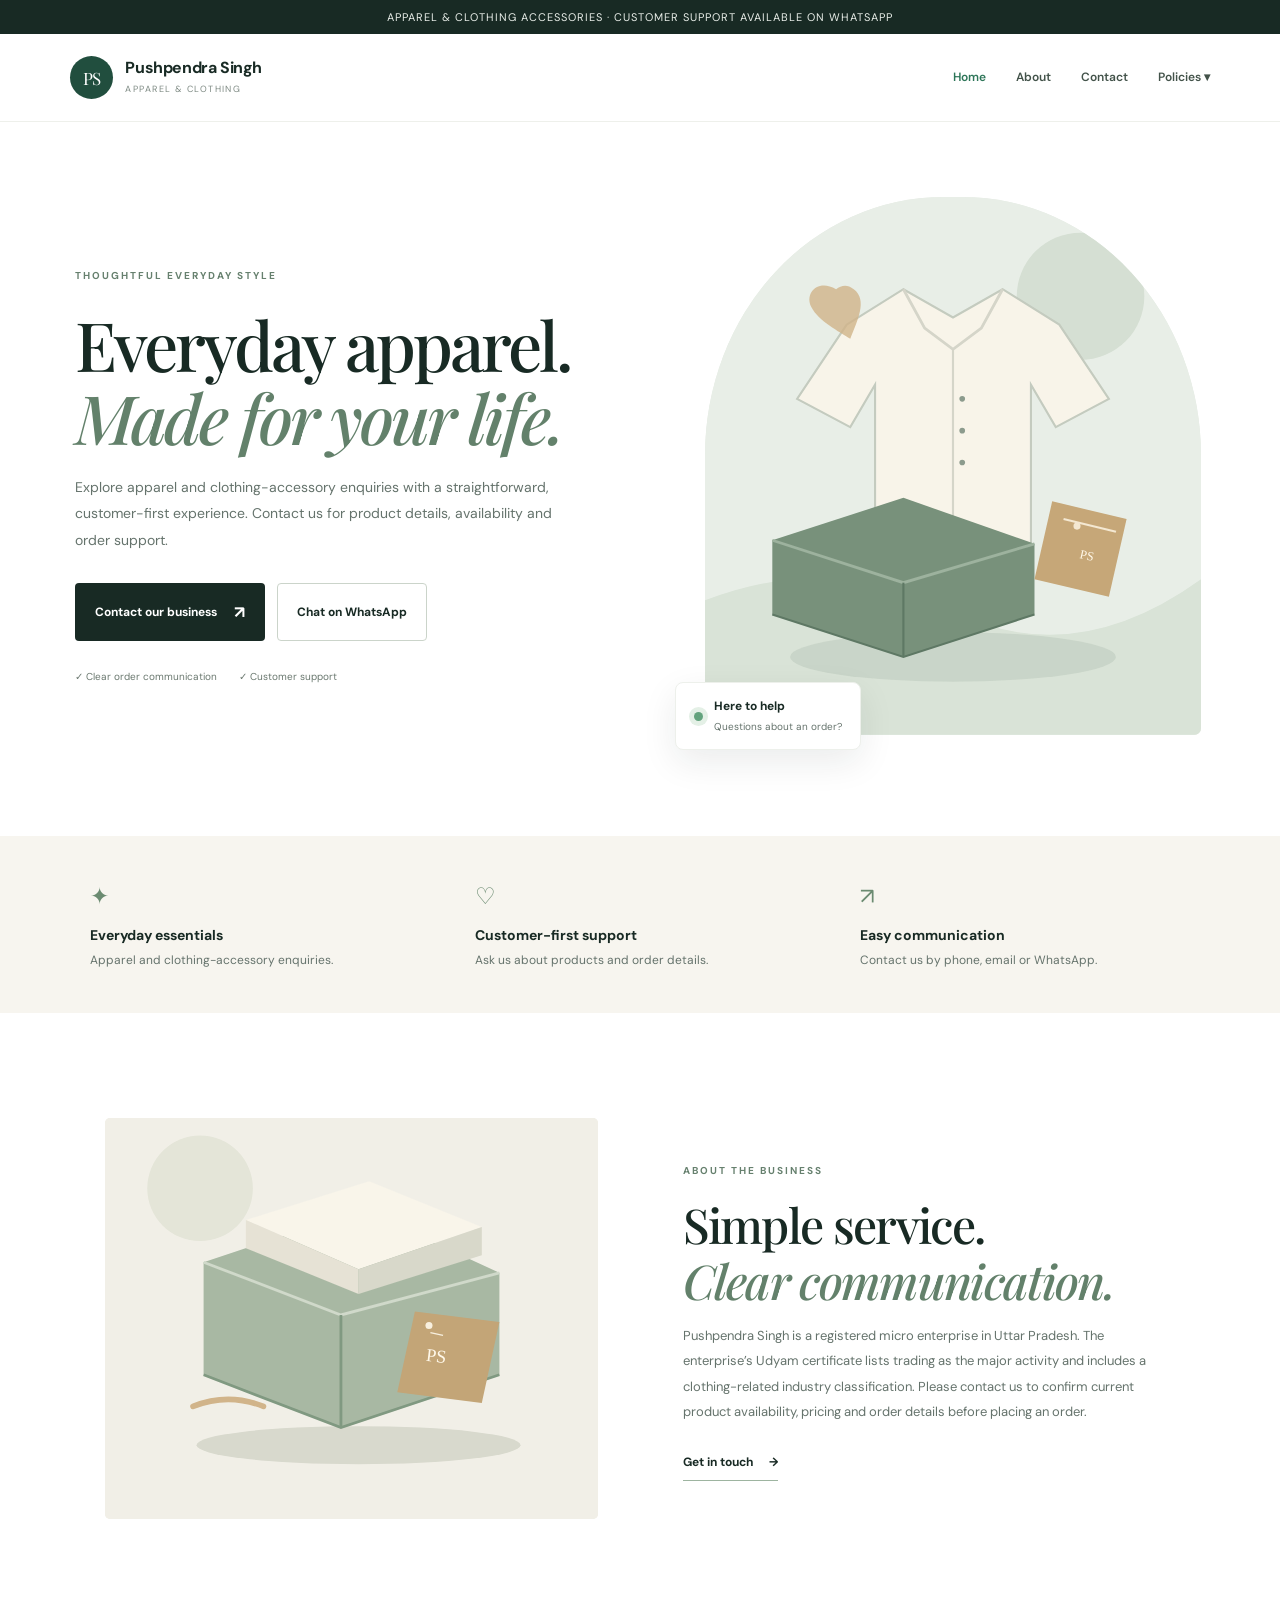
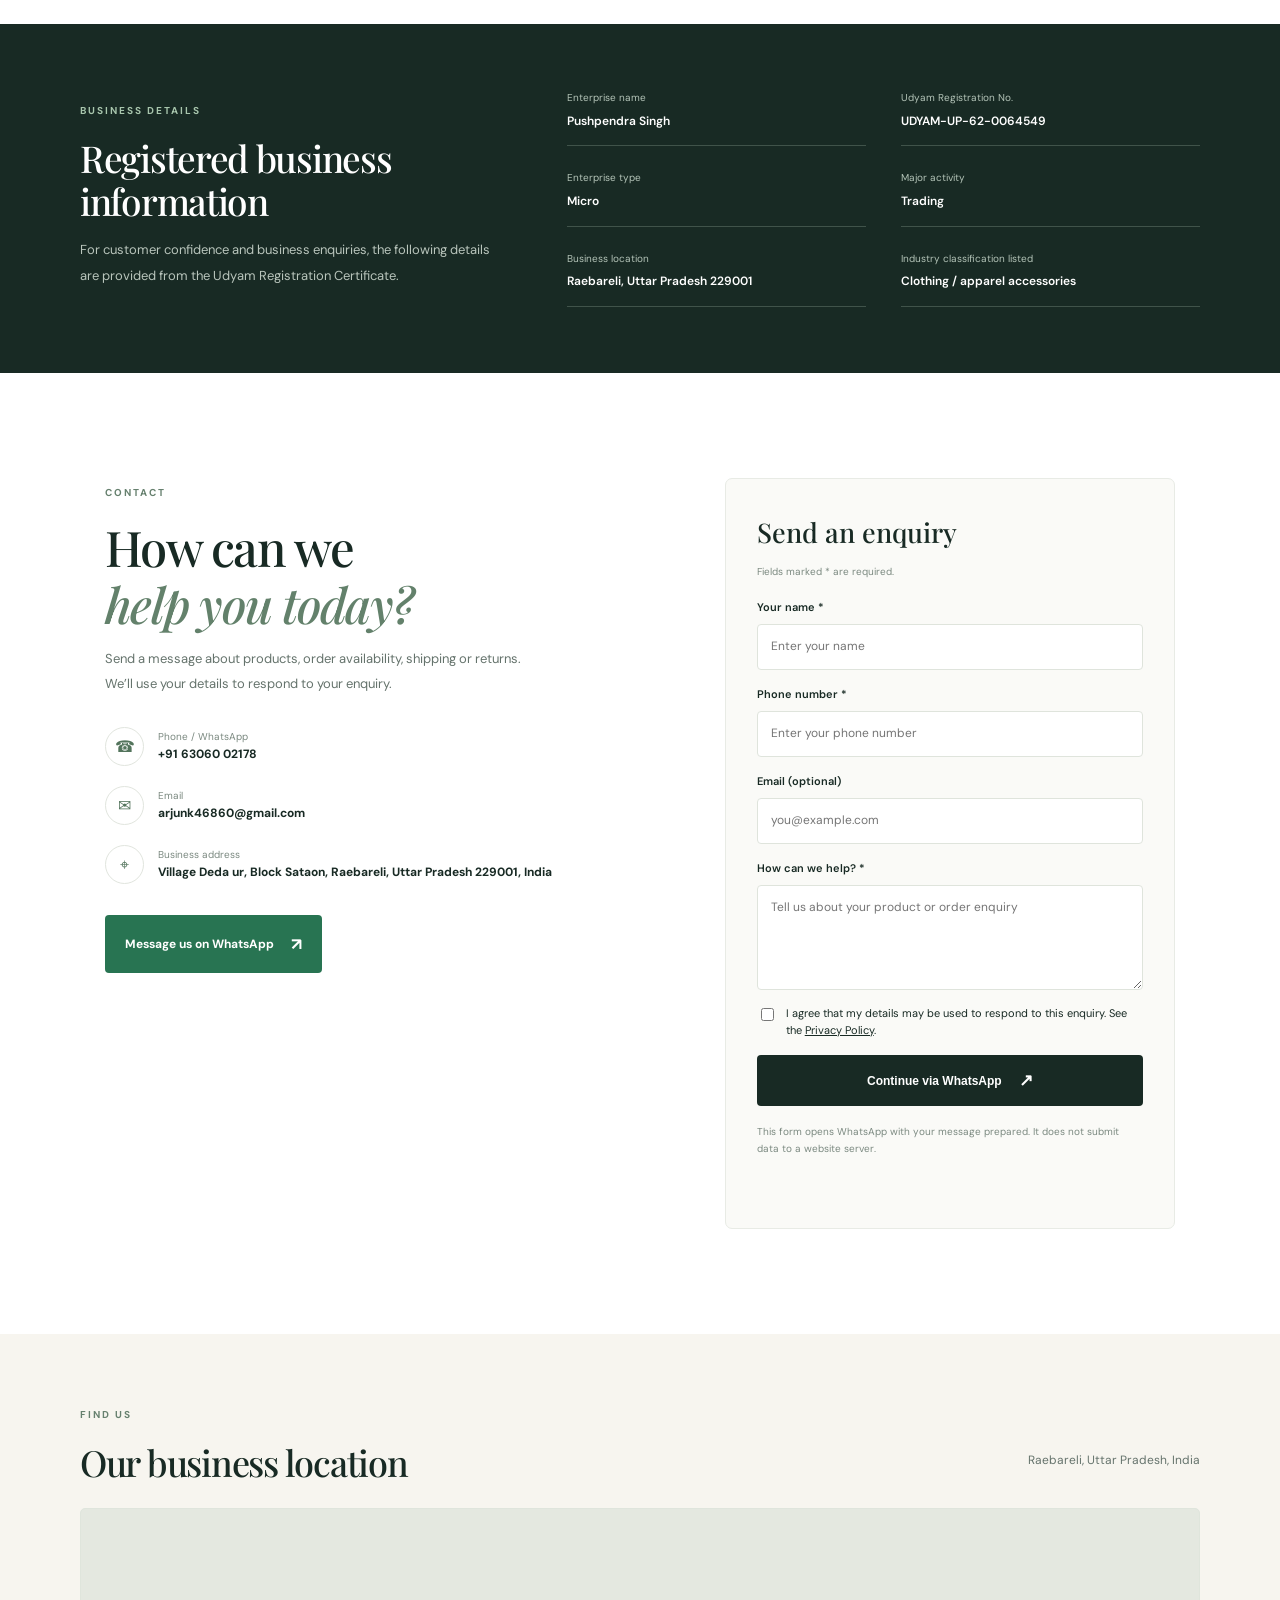
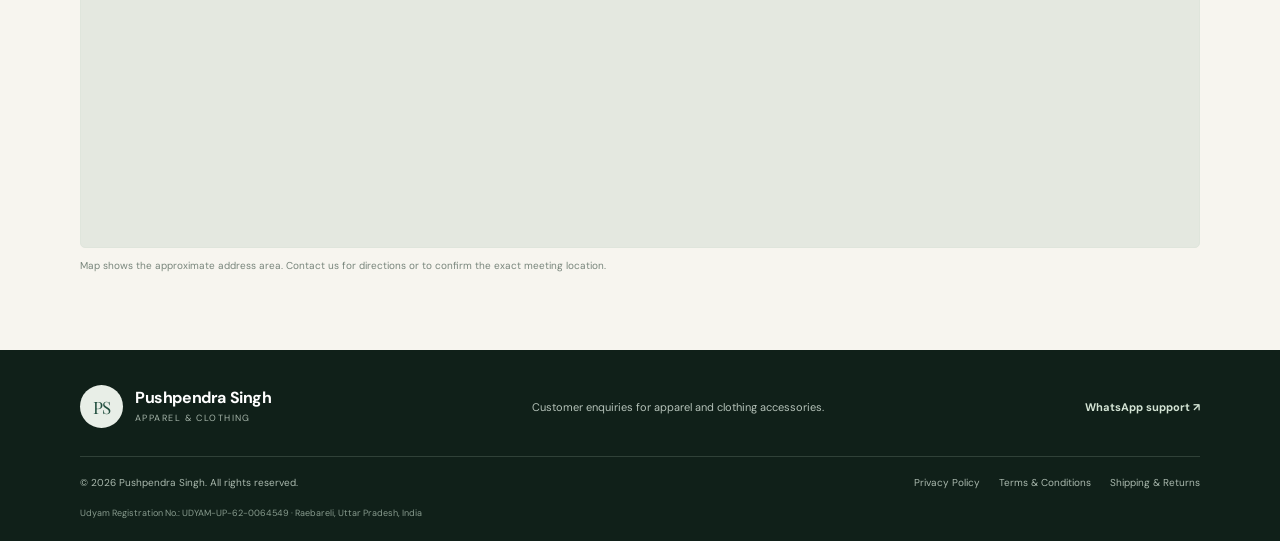
<file: index.html>
<!doctype html>
<html lang="en">
<head>
  <meta charset="utf-8">
  <meta name="viewport" content="width=device-width, initial-scale=1">
  <meta name="description" content="Pushpendra Singh — apparel and clothing accessories. Contact us for product and order enquiries.">
  <meta name="theme-color" content="#13251f">
  <title>Pushpendra Singh | Apparel & Clothing</title>
  <link rel="stylesheet" href="styles.css">
</head>
<body>
  <div class="announcement">Apparel & clothing accessories · Customer support available on WhatsApp</div>
  <header class="site-header">
    <a class="brand" href="index.html" aria-label="Pushpendra Singh home">
      <span class="brand-mark">PS</span>
      <span><strong>Pushpendra Singh</strong><small>APPAREL & CLOTHING</small></span>
    </a>
    <button class="menu-toggle" aria-label="Open navigation" aria-expanded="false">☰</button>
    <nav class="nav" aria-label="Main navigation">
      <a class="active" href="index.html">Home</a>
      <a href="#about">About</a>
      <a href="#contact">Contact</a>
      <div class="nav-dropdown">
        <button class="nav-drop-button" type="button">Policies ▾</button>
        <div class="dropdown-menu">
          <a href="privacy-policy.html">Privacy Policy</a>
          <a href="terms-and-conditions.html">Terms & Conditions</a>
          <a href="shipping-returns.html">Shipping & Returns</a>
        </div>
      </div>
    </nav>
  </header>

  <main>
    <section class="hero">
      <div class="hero-copy">
        <span class="eyebrow">THOUGHTFUL EVERYDAY STYLE</span>
        <h1>Everyday apparel.<br><em>Made for your life.</em></h1>
        <p>Explore apparel and clothing-accessory enquiries with a straightforward, customer-first experience. Contact us for product details, availability and order support.</p>
        <div class="hero-actions">
          <a class="button button-dark" href="#contact">Contact our business <span>↗</span></a>
          <a class="button button-outline" href="https://wa.me/916306002178?text=Hello%2C%20I%20would%20like%20to%20enquire%20about%20apparel%20products." target="_blank" rel="noopener">Chat on WhatsApp</a>
        </div>
        <div class="trust-row"><span>✓ Clear order communication</span><span>✓ Customer support</span></div>
      </div>
      <div class="hero-art">
        <div class="art-frame"><img src="assets/apparel-hero.svg" alt="Illustration of neatly arranged apparel and clothing accessories"></div>
        <div class="floating-note"><span class="note-dot"></span><span><strong>Here to help</strong><small>Questions about an order?</small></span></div>
      </div>
    </section>

    <section class="benefits" aria-label="Our service principles">
      <div><span class="benefit-icon">✦</span><h3>Everyday essentials</h3><p>Apparel and clothing-accessory enquiries.</p></div>
      <div><span class="benefit-icon">♡</span><h3>Customer-first support</h3><p>Ask us about products and order details.</p></div>
      <div><span class="benefit-icon">↗</span><h3>Easy communication</h3><p>Contact us by phone, email or WhatsApp.</p></div>
    </section>

    <section class="about-section" id="about">
      <div class="about-image"><img src="assets/apparel-detail.svg" alt="Minimal illustration of folded apparel and a clothing tag"></div>
      <div class="about-copy">
        <span class="eyebrow">ABOUT THE BUSINESS</span>
        <h2>Simple service.<br><em>Clear communication.</em></h2>
        <p>Pushpendra Singh is a registered micro enterprise in Uttar Pradesh. The enterprise’s Udyam certificate lists trading as the major activity and includes a clothing-related industry classification. Please contact us to confirm current product availability, pricing and order details before placing an order.</p>
        <a class="text-link" href="#contact">Get in touch <span>→</span></a>
      </div>
    </section>

    <section class="business-card">
      <div>
        <span class="eyebrow">BUSINESS DETAILS</span>
        <h2>Registered business information</h2>
        <p>For customer confidence and business enquiries, the following details are provided from the Udyam Registration Certificate.</p>
      </div>
      <div class="details-grid">
        <div><small>Enterprise name</small><strong>Pushpendra Singh</strong></div>
        <div><small>Udyam Registration No.</small><strong>UDYAM-UP-62-0064549</strong></div>
        <div><small>Enterprise type</small><strong>Micro</strong></div>
        <div><small>Major activity</small><strong>Trading</strong></div>
        <div><small>Business location</small><strong>Raebareli, Uttar Pradesh 229001</strong></div>
        <div><small>Industry classification listed</small><strong>Clothing / apparel accessories</strong></div>
      </div>
    </section>

    <section class="contact-section" id="contact">
      <div class="contact-intro">
        <span class="eyebrow">CONTACT</span>
        <h2>How can we<br><em>help you today?</em></h2>
        <p>Send a message about products, order availability, shipping or returns. We’ll use your details to respond to your enquiry.</p>
        <div class="contact-lines">
          <a href="tel:+916306002178"><span class="contact-icon">☎</span><span><small>Phone / WhatsApp</small><strong>+91 63060 02178</strong></span></a>
          <a href="mailto:arjunk46860@gmail.com"><span class="contact-icon">✉</span><span><small>Email</small><strong>arjunk46860@gmail.com</strong></span></a>
          <div><span class="contact-icon">⌖</span><span><small>Business address</small><strong>Village Deda ur, Block Sataon, Raebareli, Uttar Pradesh 229001, India</strong></span></div>
        </div>
        <a class="button button-green" href="https://wa.me/916306002178?text=Hello%2C%20I%20have%20a%20business%20enquiry." target="_blank" rel="noopener">Message us on WhatsApp <span>↗</span></a>
      </div>
      <div class="contact-form-card">
        <h3>Send an enquiry</h3>
        <p class="form-note">Fields marked * are required.</p>
        <form id="contact-form">
          <label for="name">Your name *</label>
          <input id="name" name="name" autocomplete="name" required placeholder="Enter your name">
          <label for="phone">Phone number *</label>
          <input id="phone" name="phone" type="tel" autocomplete="tel" required pattern="[0-9+() .-]{7,20}" placeholder="Enter your phone number">
          <label for="email">Email (optional)</label>
          <input id="email" name="email" type="email" autocomplete="email" placeholder="you@example.com">
          <label for="message">How can we help? *</label>
          <textarea id="message" name="message" rows="4" required placeholder="Tell us about your product or order enquiry"></textarea>
          <label class="consent"><input type="checkbox" required> <span>I agree that my details may be used to respond to this enquiry. See the <a href="privacy-policy.html">Privacy Policy</a>.</span></label>
          <button class="button button-dark full-width" type="submit">Continue via WhatsApp <span>↗</span></button>
          <p class="form-note">This form opens WhatsApp with your message prepared. It does not submit data to a website server.</p>
          <p id="form-status" class="form-status" aria-live="polite"></p>
        </form>
      </div>
    </section>

    <section class="map-section">
      <div class="map-heading"><div><span class="eyebrow">FIND US</span><h2>Our business location</h2></div><p>Raebareli, Uttar Pradesh, India</p></div>
      <div class="map-wrap">
        <iframe title="Map showing the business address area in Raebareli, Uttar Pradesh" src="https://maps.google.com/maps?q=Village%20Deda ur%2C%20Sataon%2C%20Raebareli%2C%20Uttar%20Pradesh%20229001%2C%20India&t=&z=12&ie=UTF8&iwloc=&output=embed" loading="lazy" referrerpolicy="no-referrer-when-downgrade"></iframe>
      </div>
      <p class="map-disclaimer">Map shows the approximate address area. Contact us for directions or to confirm the exact meeting location.</p>
    </section>
  </main>

  <footer class="site-footer">
    <div class="footer-main">
      <a class="brand brand-footer" href="index.html"><span class="brand-mark">PS</span><span><strong>Pushpendra Singh</strong><small>APPAREL & CLOTHING</small></span></a>
      <p>Customer enquiries for apparel and clothing accessories.</p>
      <a class="footer-whatsapp" href="https://wa.me/916306002178" target="_blank" rel="noopener">WhatsApp support ↗</a>
    </div>
    <div class="footer-bottom">
      <span>© <span id="year"></span> Pushpendra Singh. All rights reserved.</span>
      <div><a href="privacy-policy.html">Privacy Policy</a><a href="terms-and-conditions.html">Terms & Conditions</a><a href="shipping-returns.html">Shipping & Returns</a></div>
    </div>
    <p class="footer-reg">Udyam Registration No.: UDYAM-UP-62-0064549 · Raebareli, Uttar Pradesh, India</p>
  </footer>
  <script src="script.js"></script>
</body>
</html>
</file>
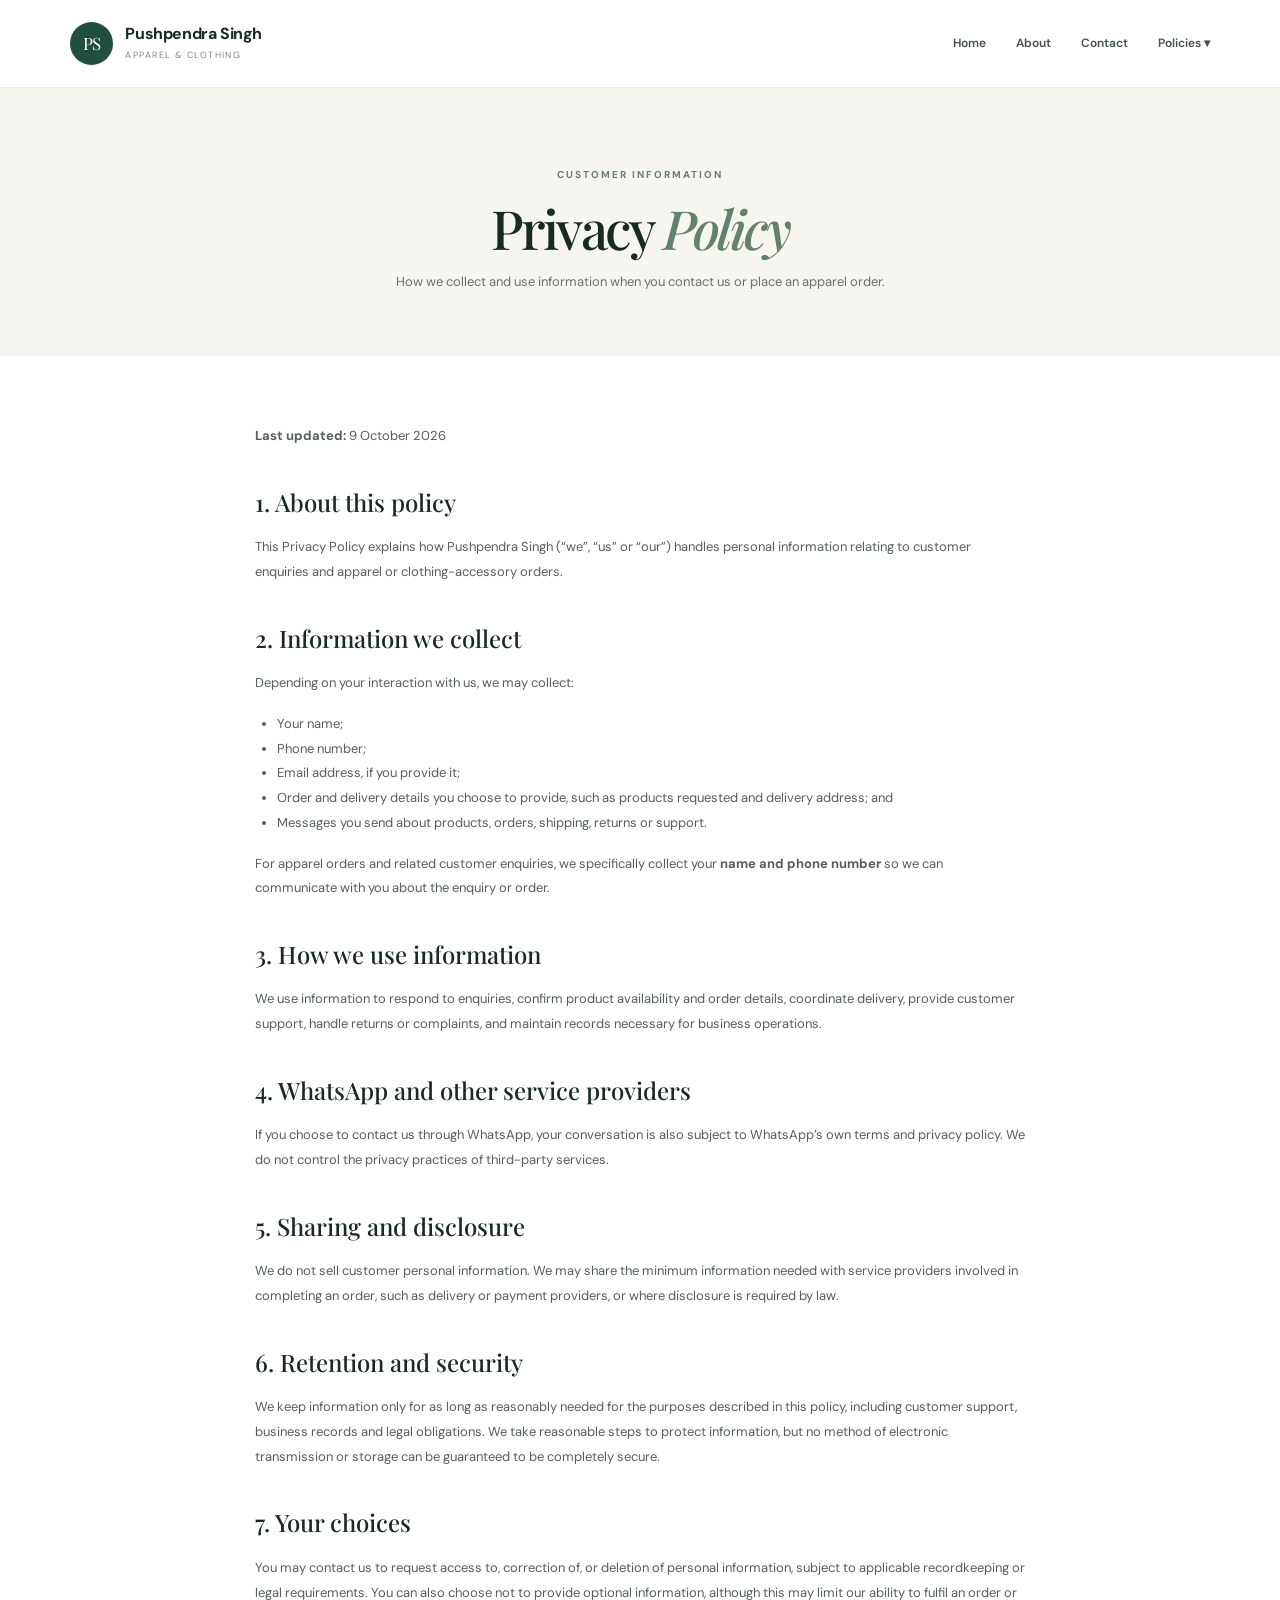
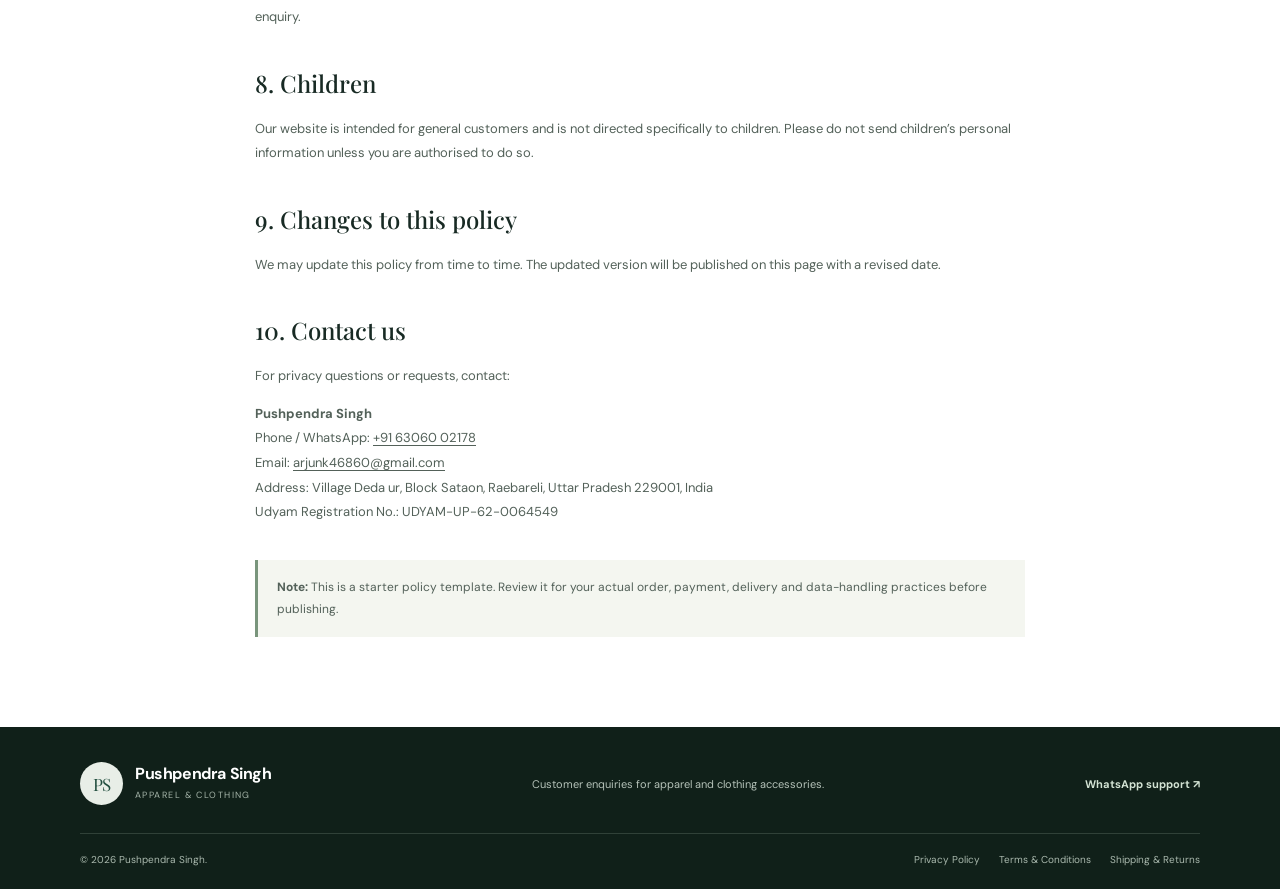
<file: privacy-policy.html>
<!doctype html>
<html lang="en"><head><meta charset="utf-8"><meta name="viewport" content="width=device-width, initial-scale=1"><meta name="description" content="Privacy Policy for Pushpendra Singh apparel orders and customer enquiries."><title>Privacy Policy | Pushpendra Singh</title><link rel="stylesheet" href="styles.css"></head>
<body>
<header class="site-header"><a class="brand" href="index.html"><span class="brand-mark">PS</span><span><strong>Pushpendra Singh</strong><small>APPAREL & CLOTHING</small></span></a><button class="menu-toggle" aria-label="Open navigation" aria-expanded="false">☰</button><nav class="nav"><a href="index.html">Home</a><a href="index.html#about">About</a><a href="index.html#contact">Contact</a><div class="nav-dropdown"><button class="nav-drop-button" type="button">Policies ▾</button><div class="dropdown-menu"><a class="active" href="privacy-policy.html">Privacy Policy</a><a href="terms-and-conditions.html">Terms & Conditions</a><a href="shipping-returns.html">Shipping & Returns</a></div></div></nav></header>
<main class="policy-page"><div class="policy-hero"><span class="eyebrow">CUSTOMER INFORMATION</span><h1>Privacy <em>Policy</em></h1><p>How we collect and use information when you contact us or place an apparel order.</p></div>
<article class="policy-content">
<p><strong>Last updated:</strong> 9 October 2026</p>
<h2>1. About this policy</h2><p>This Privacy Policy explains how Pushpendra Singh (“we”, “us” or “our”) handles personal information relating to customer enquiries and apparel or clothing-accessory orders.</p>
<h2>2. Information we collect</h2><p>Depending on your interaction with us, we may collect:</p><ul><li>Your name;</li><li>Phone number;</li><li>Email address, if you provide it;</li><li>Order and delivery details you choose to provide, such as products requested and delivery address; and</li><li>Messages you send about products, orders, shipping, returns or support.</li></ul><p>For apparel orders and related customer enquiries, we specifically collect your <strong>name and phone number</strong> so we can communicate with you about the enquiry or order.</p>
<h2>3. How we use information</h2><p>We use information to respond to enquiries, confirm product availability and order details, coordinate delivery, provide customer support, handle returns or complaints, and maintain records necessary for business operations.</p>
<h2>4. WhatsApp and other service providers</h2><p>If you choose to contact us through WhatsApp, your conversation is also subject to WhatsApp’s own terms and privacy policy. We do not control the privacy practices of third-party services.</p>
<h2>5. Sharing and disclosure</h2><p>We do not sell customer personal information. We may share the minimum information needed with service providers involved in completing an order, such as delivery or payment providers, or where disclosure is required by law.</p>
<h2>6. Retention and security</h2><p>We keep information only for as long as reasonably needed for the purposes described in this policy, including customer support, business records and legal obligations. We take reasonable steps to protect information, but no method of electronic transmission or storage can be guaranteed to be completely secure.</p>
<h2>7. Your choices</h2><p>You may contact us to request access to, correction of, or deletion of personal information, subject to applicable recordkeeping or legal requirements. You can also choose not to provide optional information, although this may limit our ability to fulfil an order or enquiry.</p>
<h2>8. Children</h2><p>Our website is intended for general customers and is not directed specifically to children. Please do not send children’s personal information unless you are authorised to do so.</p>
<h2>9. Changes to this policy</h2><p>We may update this policy from time to time. The updated version will be published on this page with a revised date.</p>
<h2>10. Contact us</h2><p>For privacy questions or requests, contact:</p><p><strong>Pushpendra Singh</strong><br>Phone / WhatsApp: <a href="https://wa.me/916306002178">+91 63060 02178</a><br>Email: <a href="mailto:arjunk46860@gmail.com">arjunk46860@gmail.com</a><br>Address: Village Deda ur, Block Sataon, Raebareli, Uttar Pradesh 229001, India<br>Udyam Registration No.: UDYAM-UP-62-0064549</p>
<div class="policy-note"><strong>Note:</strong> This is a starter policy template. Review it for your actual order, payment, delivery and data-handling practices before publishing.</div>
</article></main>
<footer class="site-footer"><div class="footer-main"><a class="brand brand-footer" href="index.html"><span class="brand-mark">PS</span><span><strong>Pushpendra Singh</strong><small>APPAREL & CLOTHING</small></span></a><p>Customer enquiries for apparel and clothing accessories.</p><a class="footer-whatsapp" href="https://wa.me/916306002178">WhatsApp support ↗</a></div><div class="footer-bottom"><span>© <span id="year"></span> Pushpendra Singh.</span><div><a href="privacy-policy.html">Privacy Policy</a><a href="terms-and-conditions.html">Terms & Conditions</a><a href="shipping-returns.html">Shipping & Returns</a></div></div></footer><script src="script.js"></script></body></html>
</file>
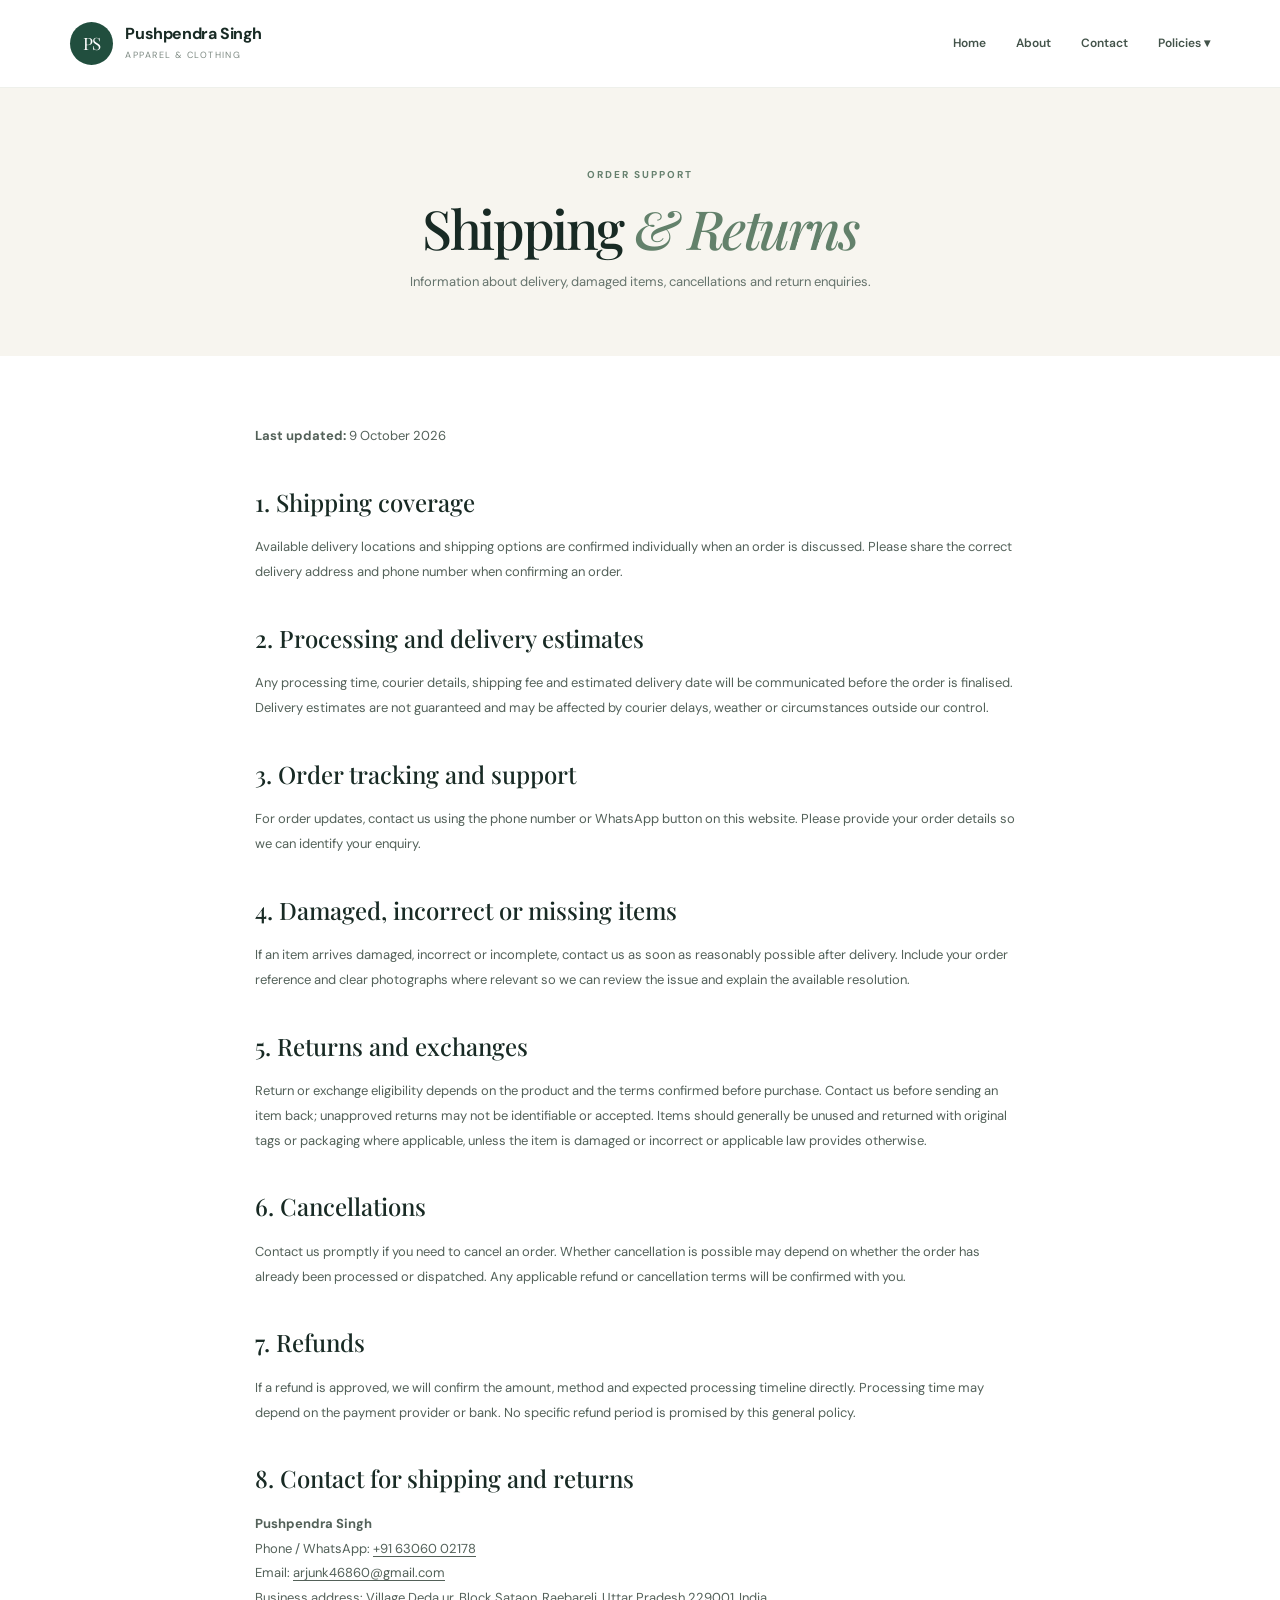
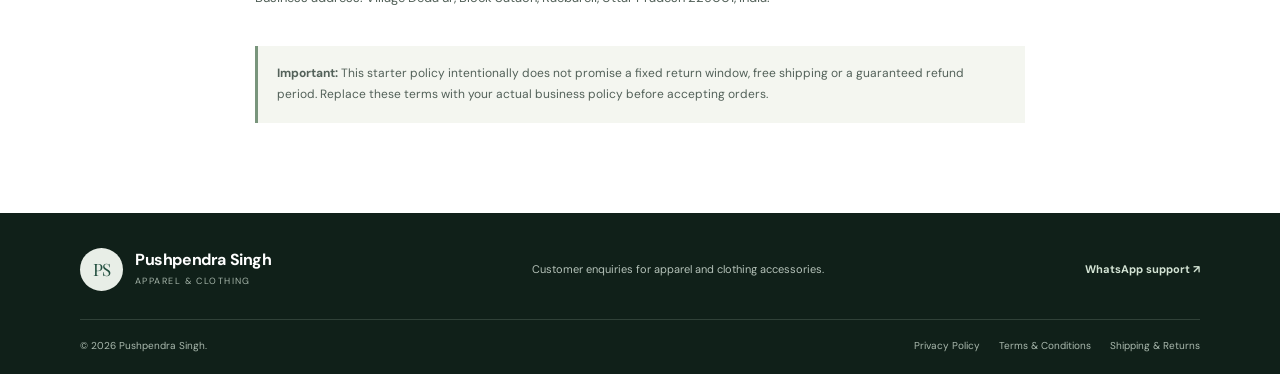
<file: shipping-returns.html>
<!doctype html>
<html lang="en"><head><meta charset="utf-8"><meta name="viewport" content="width=device-width, initial-scale=1"><meta name="description" content="Shipping and Returns policy for Pushpendra Singh apparel orders."><title>Shipping & Returns | Pushpendra Singh</title><link rel="stylesheet" href="styles.css"></head>
<body><header class="site-header"><a class="brand" href="index.html"><span class="brand-mark">PS</span><span><strong>Pushpendra Singh</strong><small>APPAREL & CLOTHING</small></span></a><button class="menu-toggle" aria-label="Open navigation" aria-expanded="false">☰</button><nav class="nav"><a href="index.html">Home</a><a href="index.html#about">About</a><a href="index.html#contact">Contact</a><div class="nav-dropdown"><button class="nav-drop-button" type="button">Policies ▾</button><div class="dropdown-menu"><a href="privacy-policy.html">Privacy Policy</a><a href="terms-and-conditions.html">Terms & Conditions</a><a class="active" href="shipping-returns.html">Shipping & Returns</a></div></div></nav></header>
<main class="policy-page"><div class="policy-hero"><span class="eyebrow">ORDER SUPPORT</span><h1>Shipping <em>& Returns</em></h1><p>Information about delivery, damaged items, cancellations and return enquiries.</p></div><article class="policy-content">
<p><strong>Last updated:</strong> 9 October 2026</p>
<h2>1. Shipping coverage</h2><p>Available delivery locations and shipping options are confirmed individually when an order is discussed. Please share the correct delivery address and phone number when confirming an order.</p>
<h2>2. Processing and delivery estimates</h2><p>Any processing time, courier details, shipping fee and estimated delivery date will be communicated before the order is finalised. Delivery estimates are not guaranteed and may be affected by courier delays, weather or circumstances outside our control.</p>
<h2>3. Order tracking and support</h2><p>For order updates, contact us using the phone number or WhatsApp button on this website. Please provide your order details so we can identify your enquiry.</p>
<h2>4. Damaged, incorrect or missing items</h2><p>If an item arrives damaged, incorrect or incomplete, contact us as soon as reasonably possible after delivery. Include your order reference and clear photographs where relevant so we can review the issue and explain the available resolution.</p>
<h2>5. Returns and exchanges</h2><p>Return or exchange eligibility depends on the product and the terms confirmed before purchase. Contact us before sending an item back; unapproved returns may not be identifiable or accepted. Items should generally be unused and returned with original tags or packaging where applicable, unless the item is damaged or incorrect or applicable law provides otherwise.</p>
<h2>6. Cancellations</h2><p>Contact us promptly if you need to cancel an order. Whether cancellation is possible may depend on whether the order has already been processed or dispatched. Any applicable refund or cancellation terms will be confirmed with you.</p>
<h2>7. Refunds</h2><p>If a refund is approved, we will confirm the amount, method and expected processing timeline directly. Processing time may depend on the payment provider or bank. No specific refund period is promised by this general policy.</p>
<h2>8. Contact for shipping and returns</h2><p><strong>Pushpendra Singh</strong><br>Phone / WhatsApp: <a href="https://wa.me/916306002178">+91 63060 02178</a><br>Email: <a href="mailto:arjunk46860@gmail.com">arjunk46860@gmail.com</a><br>Business address: Village Deda ur, Block Sataon, Raebareli, Uttar Pradesh 229001, India.</p>
<div class="policy-note"><strong>Important:</strong> This starter policy intentionally does not promise a fixed return window, free shipping or a guaranteed refund period. Replace these terms with your actual business policy before accepting orders.</div>
</article></main><footer class="site-footer"><div class="footer-main"><a class="brand brand-footer" href="index.html"><span class="brand-mark">PS</span><span><strong>Pushpendra Singh</strong><small>APPAREL & CLOTHING</small></span></a><p>Customer enquiries for apparel and clothing accessories.</p><a class="footer-whatsapp" href="https://wa.me/916306002178">WhatsApp support ↗</a></div><div class="footer-bottom"><span>© <span id="year"></span> Pushpendra Singh.</span><div><a href="privacy-policy.html">Privacy Policy</a><a href="terms-and-conditions.html">Terms & Conditions</a><a href="shipping-returns.html">Shipping & Returns</a></div></div></footer><script src="script.js"></script></body></html>
</file>
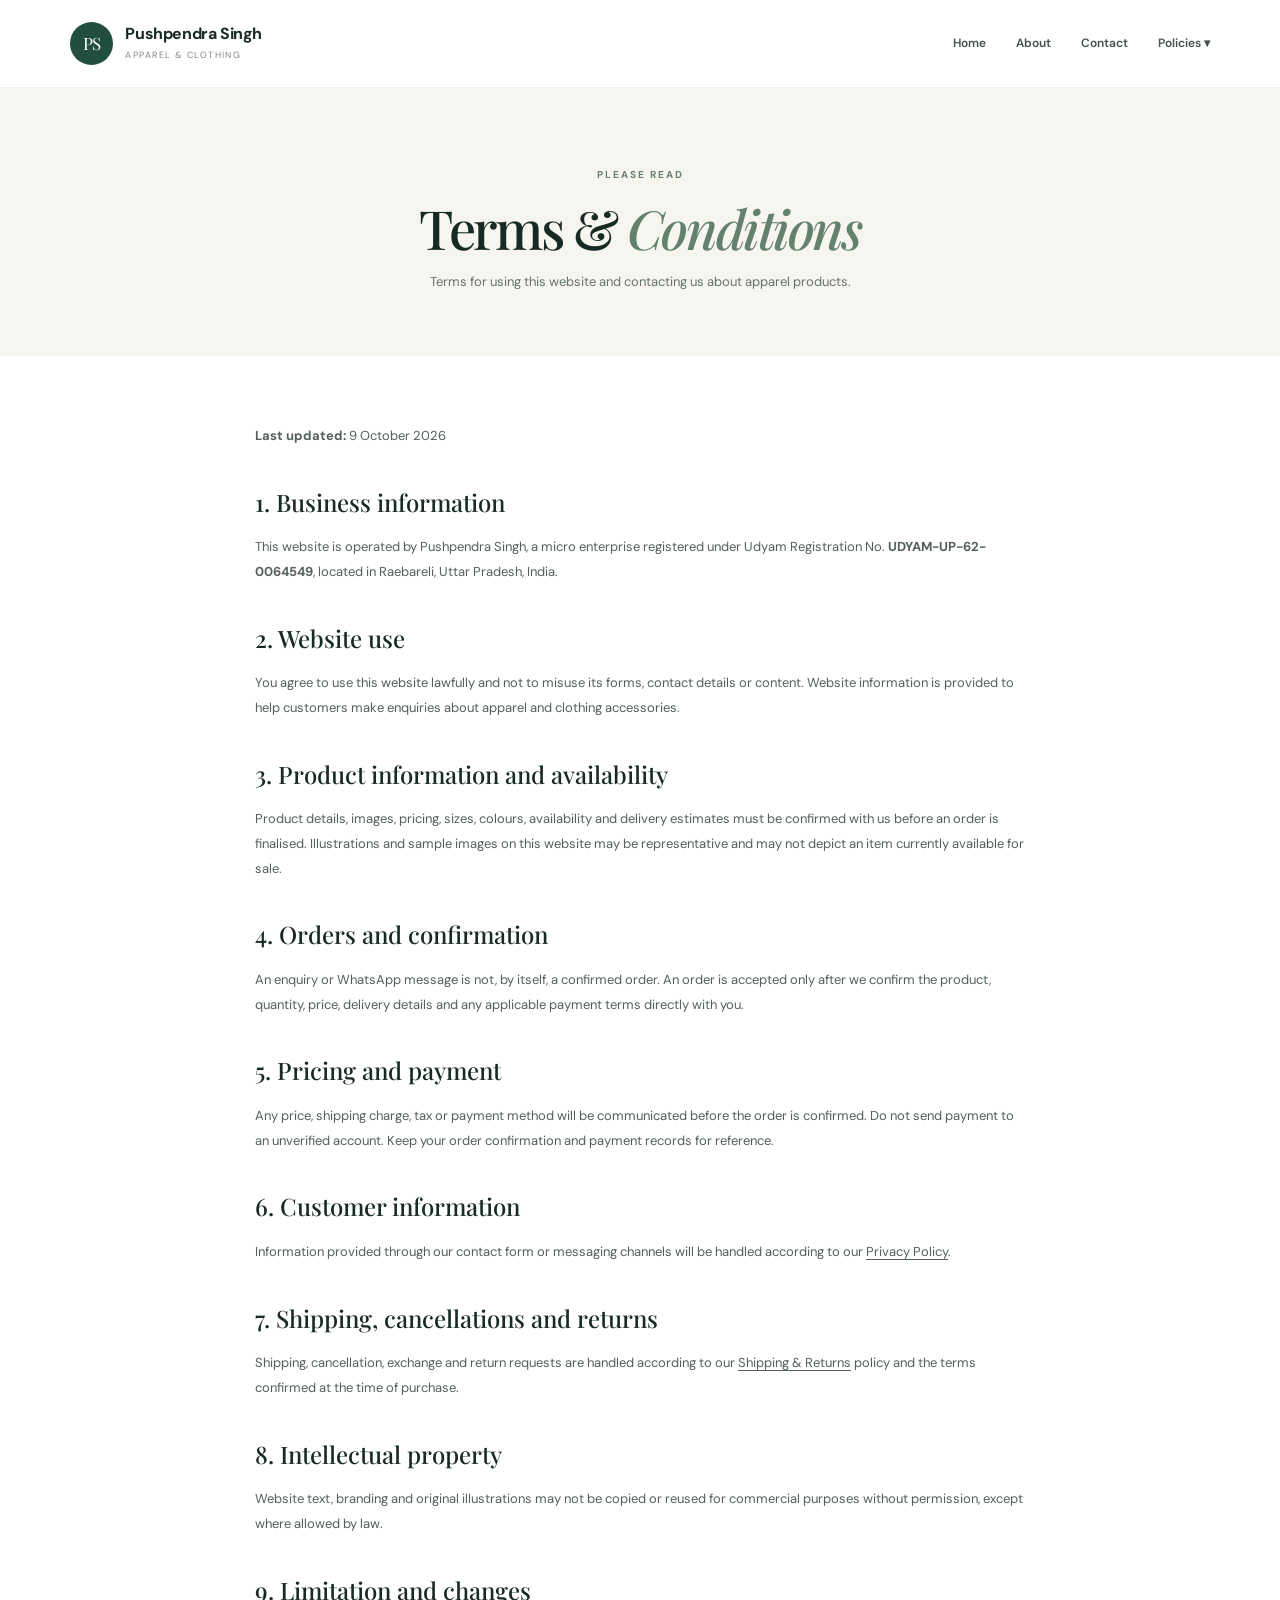
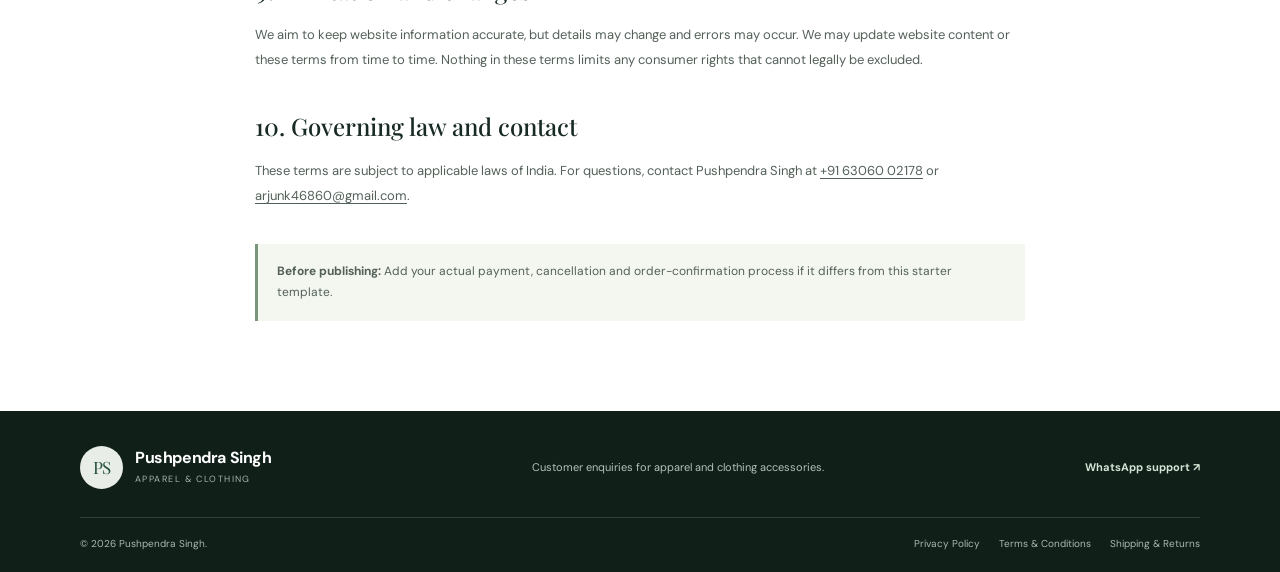
<file: terms-and-conditions.html>
<!doctype html>
<html lang="en"><head><meta charset="utf-8"><meta name="viewport" content="width=device-width, initial-scale=1"><meta name="description" content="Terms and Conditions for Pushpendra Singh website and apparel orders."><title>Terms & Conditions | Pushpendra Singh</title><link rel="stylesheet" href="styles.css"></head>
<body><header class="site-header"><a class="brand" href="index.html"><span class="brand-mark">PS</span><span><strong>Pushpendra Singh</strong><small>APPAREL & CLOTHING</small></span></a><button class="menu-toggle" aria-label="Open navigation" aria-expanded="false">☰</button><nav class="nav"><a href="index.html">Home</a><a href="index.html#about">About</a><a href="index.html#contact">Contact</a><div class="nav-dropdown"><button class="nav-drop-button" type="button">Policies ▾</button><div class="dropdown-menu"><a href="privacy-policy.html">Privacy Policy</a><a class="active" href="terms-and-conditions.html">Terms & Conditions</a><a href="shipping-returns.html">Shipping & Returns</a></div></div></nav></header>
<main class="policy-page"><div class="policy-hero"><span class="eyebrow">PLEASE READ</span><h1>Terms & <em>Conditions</em></h1><p>Terms for using this website and contacting us about apparel products.</p></div><article class="policy-content">
<p><strong>Last updated:</strong> 9 October 2026</p>
<h2>1. Business information</h2><p>This website is operated by Pushpendra Singh, a micro enterprise registered under Udyam Registration No. <strong>UDYAM-UP-62-0064549</strong>, located in Raebareli, Uttar Pradesh, India.</p>
<h2>2. Website use</h2><p>You agree to use this website lawfully and not to misuse its forms, contact details or content. Website information is provided to help customers make enquiries about apparel and clothing accessories.</p>
<h2>3. Product information and availability</h2><p>Product details, images, pricing, sizes, colours, availability and delivery estimates must be confirmed with us before an order is finalised. Illustrations and sample images on this website may be representative and may not depict an item currently available for sale.</p>
<h2>4. Orders and confirmation</h2><p>An enquiry or WhatsApp message is not, by itself, a confirmed order. An order is accepted only after we confirm the product, quantity, price, delivery details and any applicable payment terms directly with you.</p>
<h2>5. Pricing and payment</h2><p>Any price, shipping charge, tax or payment method will be communicated before the order is confirmed. Do not send payment to an unverified account. Keep your order confirmation and payment records for reference.</p>
<h2>6. Customer information</h2><p>Information provided through our contact form or messaging channels will be handled according to our <a href="privacy-policy.html">Privacy Policy</a>.</p>
<h2>7. Shipping, cancellations and returns</h2><p>Shipping, cancellation, exchange and return requests are handled according to our <a href="shipping-returns.html">Shipping & Returns</a> policy and the terms confirmed at the time of purchase.</p>
<h2>8. Intellectual property</h2><p>Website text, branding and original illustrations may not be copied or reused for commercial purposes without permission, except where allowed by law.</p>
<h2>9. Limitation and changes</h2><p>We aim to keep website information accurate, but details may change and errors may occur. We may update website content or these terms from time to time. Nothing in these terms limits any consumer rights that cannot legally be excluded.</p>
<h2>10. Governing law and contact</h2><p>These terms are subject to applicable laws of India. For questions, contact Pushpendra Singh at <a href="tel:+916306002178">+91 63060 02178</a> or <a href="mailto:arjunk46860@gmail.com">arjunk46860@gmail.com</a>.</p>
<div class="policy-note"><strong>Before publishing:</strong> Add your actual payment, cancellation and order-confirmation process if it differs from this starter template.</div>
</article></main><footer class="site-footer"><div class="footer-main"><a class="brand brand-footer" href="index.html"><span class="brand-mark">PS</span><span><strong>Pushpendra Singh</strong><small>APPAREL & CLOTHING</small></span></a><p>Customer enquiries for apparel and clothing accessories.</p><a class="footer-whatsapp" href="https://wa.me/916306002178">WhatsApp support ↗</a></div><div class="footer-bottom"><span>© <span id="year"></span> Pushpendra Singh.</span><div><a href="privacy-policy.html">Privacy Policy</a><a href="terms-and-conditions.html">Terms & Conditions</a><a href="shipping-returns.html">Shipping & Returns</a></div></div></footer><script src="script.js"></script></body></html>
</file>
<file: styles.css>
@import url('https://fonts.googleapis.com/css2?family=DM+Sans:wght@400;500;600;700&family=Playfair+Display:ital,wght@0,500;0,600;0,700;1,500;1,600&display=swap');
:root{--ink:#182a24;--muted:#65736c;--green:#214e3e;--mint:#e8eee7;--cream:#f7f5ef;--line:#e1e5de;--white:#fff;--gold:#d5ae73}
*{box-sizing:border-box}html{scroll-behavior:smooth;scroll-padding-top:95px}body{margin:0;background:#fff;color:var(--ink);font-family:'DM Sans',Arial,sans-serif;line-height:1.65}a{color:inherit;text-decoration:none}.announcement{background:var(--ink);color:#e9eee9;text-align:center;padding:8px 15px;font-size:11px;letter-spacing:.09em;text-transform:uppercase}.site-header{height:88px;padding:0 max(calc((100vw - 1180px)/2),5.5%);display:flex;align-items:center;justify-content:space-between;background:#fff;position:sticky;top:0;z-index:20;border-bottom:1px solid #eef0eb}.brand{display:flex;align-items:center;gap:12px;min-width:max-content}.brand-mark{width:43px;height:43px;border-radius:50%;background:var(--green);color:#fff;display:grid;place-items:center;font-family:'Playfair Display',serif;font-size:17px;letter-spacing:-1px}.brand strong{display:block;font-size:16px;line-height:1.3;letter-spacing:-.025em}.brand small{display:block;color:#7d8982;font-size:9px;letter-spacing:.16em;margin-top:3px}.nav{display:flex;align-items:center;gap:30px;font-size:12px;font-weight:600;color:#43534a}.nav>a,.nav-drop-button{transition:color .2s}.nav>a:hover,.nav>a.active,.nav-drop-button:hover{color:#2e7659}.nav-dropdown{position:relative}.nav-drop-button{border:0;background:none;font:inherit;color:inherit;cursor:pointer;padding:12px 0}.dropdown-menu{display:none;position:absolute;right:0;top:100%;min-width:205px;padding:9px;background:#fff;border:1px solid var(--line);box-shadow:0 15px 35px #12291b14;border-radius:9px}.nav-dropdown:hover .dropdown-menu,.nav-dropdown:focus-within .dropdown-menu{display:grid}.dropdown-menu a{padding:10px 12px;border-radius:5px}.dropdown-menu a:hover,.dropdown-menu a.active{background:var(--mint)}.menu-toggle{display:none;border:0;background:none;font-size:25px;color:var(--ink)}
.hero{max-width:1180px;margin:auto;padding:75px 25px 86px;display:grid;grid-template-columns:1.04fr .96fr;align-items:center;gap:58px}.eyebrow{font-size:10px;font-weight:700;letter-spacing:.2em;color:#66806e}.hero h1,.policy-hero h1{font-family:'Playfair Display',Georgia,serif;font-size:clamp(43px,5.4vw,68px);line-height:1.08;letter-spacing:-.045em;margin:19px 0 20px;font-weight:500}.hero h1 em,.about-copy h2 em,.contact-intro h2 em,.policy-hero h1 em{font-weight:500;color:#63816b}.hero-copy>p{max-width:490px;color:var(--muted);font-size:14px;line-height:1.9}.hero-actions{display:flex;gap:12px;flex-wrap:wrap;margin-top:30px}.button{display:inline-flex;align-items:center;justify-content:center;gap:17px;border-radius:4px;padding:14px 19px;font-size:12px;font-weight:700;border:1px solid transparent;cursor:pointer;transition:transform .2s,background .2s}.button:hover{transform:translateY(-2px)}.button-dark{background:var(--ink);color:#fff}.button-dark:hover{background:#2c5543}.button-outline{border-color:#cbd4ca;background:#fff}.button-green{background:#287452;color:white}.button span{font-size:17px}.trust-row{display:flex;gap:22px;flex-wrap:wrap;margin-top:28px;color:#6a786f;font-size:10px}.hero-art{position:relative;padding:0 4px 15px 15px}.art-frame{background:#e8eee7;border-radius:48% 48% 7px 7px;overflow:hidden;min-height:400px;display:flex;align-items:center;justify-content:center}.art-frame img{width:100%;height:100%;object-fit:cover;display:block}.floating-note{position:absolute;left:-15px;bottom:0;background:#fff;box-shadow:0 12px 35px #13251f16;border:1px solid #edf0eb;border-radius:8px;padding:14px 18px;display:flex;gap:11px;align-items:center}.note-dot{width:9px;height:9px;border-radius:50%;background:#63a37d;box-shadow:0 0 0 5px #e4f0e6}.floating-note strong,.floating-note small{display:block}.floating-note strong{font-size:12px}.floating-note small{font-size:10px;color:var(--muted);margin-top:2px}
.benefits{background:var(--cream);display:grid;grid-template-columns:repeat(3,1fr);padding:35px max(calc((100vw - 1120px)/2),6%);gap:35px}.benefits>div{padding:7px 10px}.benefit-icon{color:#6b8b71;font-size:23px}.benefits h3{font-size:14px;margin:8px 0 4px}.benefits p{font-size:12px;color:var(--muted);margin:0}.about-section{max-width:1120px;margin:auto;padding:105px 25px;display:grid;grid-template-columns:1fr 1fr;align-items:center;gap:85px}.about-image{background:#f2f0e8;border-radius:5px;overflow:hidden}.about-image img{display:block;width:100%;height:auto}.about-copy h2,.contact-intro h2,.map-heading h2,.business-card h2{font-family:'Playfair Display',Georgia,serif;font-size:clamp(34px,4vw,48px);font-weight:500;line-height:1.15;letter-spacing:-.035em;margin:15px 0}.about-copy p,.business-card>div>p{font-size:13px;line-height:1.95;color:var(--muted)}.text-link{display:inline-flex;gap:16px;margin-top:16px;font-size:12px;font-weight:700;border-bottom:1px solid #9db4a0;padding-bottom:7px}.business-card{background:var(--ink);color:#fff;padding:66px max(calc((100vw - 1120px)/2),6%);display:grid;grid-template-columns:.8fr 1.2fr;gap:65px;align-items:center}.business-card .eyebrow{color:#a8c6ad}.business-card h2{font-size:37px}.business-card>div>p{color:#b9c5bc}.details-grid{display:grid;grid-template-columns:1fr 1fr;gap:24px 35px}.details-grid div{border-bottom:1px solid #40534a;padding-bottom:14px}.details-grid small,.details-grid strong{display:block}.details-grid small{font-size:10px;color:#b4c4b8;margin-bottom:5px}.details-grid strong{font-size:12px;font-weight:600}
.contact-section{max-width:1120px;margin:auto;padding:105px 25px;display:grid;grid-template-columns:1fr .85fr;gap:90px}.contact-intro h2{font-size:49px}.contact-intro>p{font-size:13px;line-height:1.9;color:var(--muted);max-width:430px}.contact-lines{display:grid;gap:20px;margin:31px 0}.contact-lines>a,.contact-lines>div{display:flex;align-items:center;gap:14px}.contact-icon{width:39px;height:39px;flex:0 0 39px;border:1px solid var(--line);border-radius:50%;display:grid;place-items:center;color:#53745c}.contact-lines small,.contact-lines strong{display:block}.contact-lines small{font-size:10px;color:#7b8980}.contact-lines strong{font-size:12px;overflow-wrap:anywhere}.contact-form-card{padding:31px;background:#fafaf7;border:1px solid #e8ebe5;border-radius:7px}.contact-form-card h3{font-family:'Playfair Display',Georgia,serif;font-size:27px;font-weight:500;margin:0}.form-note{font-size:10px;color:#7b8980}.contact-form-card form{display:grid;gap:8px}.contact-form-card label{font-size:11px;font-weight:600;margin-top:7px}.contact-form-card input:not([type=checkbox]),.contact-form-card textarea{width:100%;border:1px solid #dfe4dc;border-radius:4px;background:#fff;padding:12px 13px;font:inherit;font-size:12px;outline:none}.contact-form-card input:focus,.contact-form-card textarea:focus{border-color:#78947d}.contact-form-card textarea{resize:vertical}.consent{display:flex;gap:9px;align-items:flex-start;font-weight:400!important;line-height:1.5}.consent input{margin-top:3px;accent-color:var(--green)}.consent a{text-decoration:underline}.full-width{width:100%;margin-top:9px}.form-status{font-size:11px;color:var(--green)}
.map-section{background:var(--cream);padding:66px max(calc((100vw - 1120px)/2),6%)}.map-heading{display:flex;align-items:end;justify-content:space-between;gap:20px;margin-bottom:25px}.map-heading h2{font-size:36px;margin-bottom:0}.map-heading>p{font-size:12px;color:var(--muted)}.map-wrap{height:340px;border:1px solid #dfe5dc;background:#e4e8e0;border-radius:5px;overflow:hidden}.map-wrap iframe{border:0;width:100%;height:100%}.map-disclaimer{font-size:10px;color:#78857b}
.site-footer{background:#102019;color:#fff;padding:35px max(calc((100vw - 1120px)/2),6%) 20px}.footer-main{display:flex;align-items:center;justify-content:space-between;gap:25px;padding-bottom:28px}.brand-footer .brand-mark{background:#e8eee7;color:var(--green)}.brand-footer small{color:#a6b5aa}.footer-main>p{font-size:11px;color:#b5c2b9}.footer-whatsapp{font-size:11px;font-weight:700;color:#d3e3d4}.footer-bottom{border-top:1px solid #304138;padding-top:18px;display:flex;align-items:center;justify-content:space-between;gap:20px;font-size:10px;color:#aab9ae}.footer-bottom>div{display:flex;gap:19px;flex-wrap:wrap}.footer-bottom a:hover{color:#fff}.footer-reg{font-size:9px;color:#879a8d;margin:14px 0 0}
.policy-page{background:#fff}.policy-hero{background:var(--cream);padding:72px 24px 64px;text-align:center}.policy-hero h1{font-size:54px;margin:13px 0}.policy-hero>p{color:var(--muted);font-size:13px;max-width:550px;margin:auto}.policy-content{max-width:820px;margin:0 auto;padding:55px 25px 90px}.policy-content h2{font-family:'Playfair Display',Georgia,serif;font-size:24px;font-weight:500;margin:34px 0 9px}.policy-content p,.policy-content li{font-size:13px;line-height:1.9;color:#536159}.policy-content ul{padding-left:22px}.policy-content a{text-decoration:underline;text-underline-offset:3px}.policy-note{margin-top:35px;padding:17px 19px;background:#f4f6f0;border-left:3px solid #79957c;font-size:12px;line-height:1.8;color:#536159}
@media(max-width:850px){.site-header{height:75px;padding:0 5%}.menu-toggle{display:block}.nav{display:none;position:absolute;left:0;right:0;top:75px;background:#fff;padding:18px 5% 24px;align-items:stretch;gap:5px;border-bottom:1px solid var(--line);box-shadow:0 15px 20px #00000008}.nav.nav-open{display:flex;flex-direction:column}.nav>a,.nav-drop-button{padding:10px 0;text-align:left}.dropdown-menu{position:static;box-shadow:none;border:0;padding-left:12px}.nav-dropdown:hover .dropdown-menu,.nav-dropdown:focus-within .dropdown-menu{display:grid}.hero{padding:55px 6% 70px;grid-template-columns:1fr;gap:40px}.hero-copy{max-width:620px}.hero-art{max-width:580px;width:100%;margin:auto}.art-frame{min-height:unset}.benefits{padding:32px 6%;gap:15px}.about-section{padding:75px 6%;gap:35px}.business-card{padding:55px 6%;grid-template-columns:1fr;gap:25px}.contact-section{padding:75px 6%;grid-template-columns:1fr;gap:40px}.contact-intro h2{font-size:43px}.map-section{padding:55px 6%}.footer-main{flex-wrap:wrap}.footer-main>p{width:100%;order:3}.footer-bottom{align-items:flex-start;flex-direction:column}.policy-hero{padding:55px 6%}}
@media(max-width:560px){.brand strong{font-size:14px}.brand-mark{width:39px;height:39px}.hero h1{font-size:46px}.hero-actions{align-items:stretch;flex-direction:column;max-width:290px}.trust-row{gap:10px;flex-direction:column}.floating-note{left:0}.benefits{grid-template-columns:1fr;gap:20px;padding:35px 8%}.benefits>div{display:grid;grid-template-columns:32px 1fr;column-gap:9px}.benefit-icon{grid-row:span 2}.benefits h3{margin:0}.about-section{grid-template-columns:1fr;padding:65px 6%;gap:28px}.about-copy h2{font-size:38px}.details-grid{grid-template-columns:1fr;gap:15px}.contact-form-card{padding:23px 18px}.map-heading{align-items:flex-start;flex-direction:column;gap:0}.map-wrap{height:280px}.footer-main{align-items:flex-start}.footer-whatsapp{margin-left:auto}.footer-bottom>div{gap:12px}.policy-hero h1{font-size:43px}.policy-content{padding:40px 6% 65px}}
</file>
